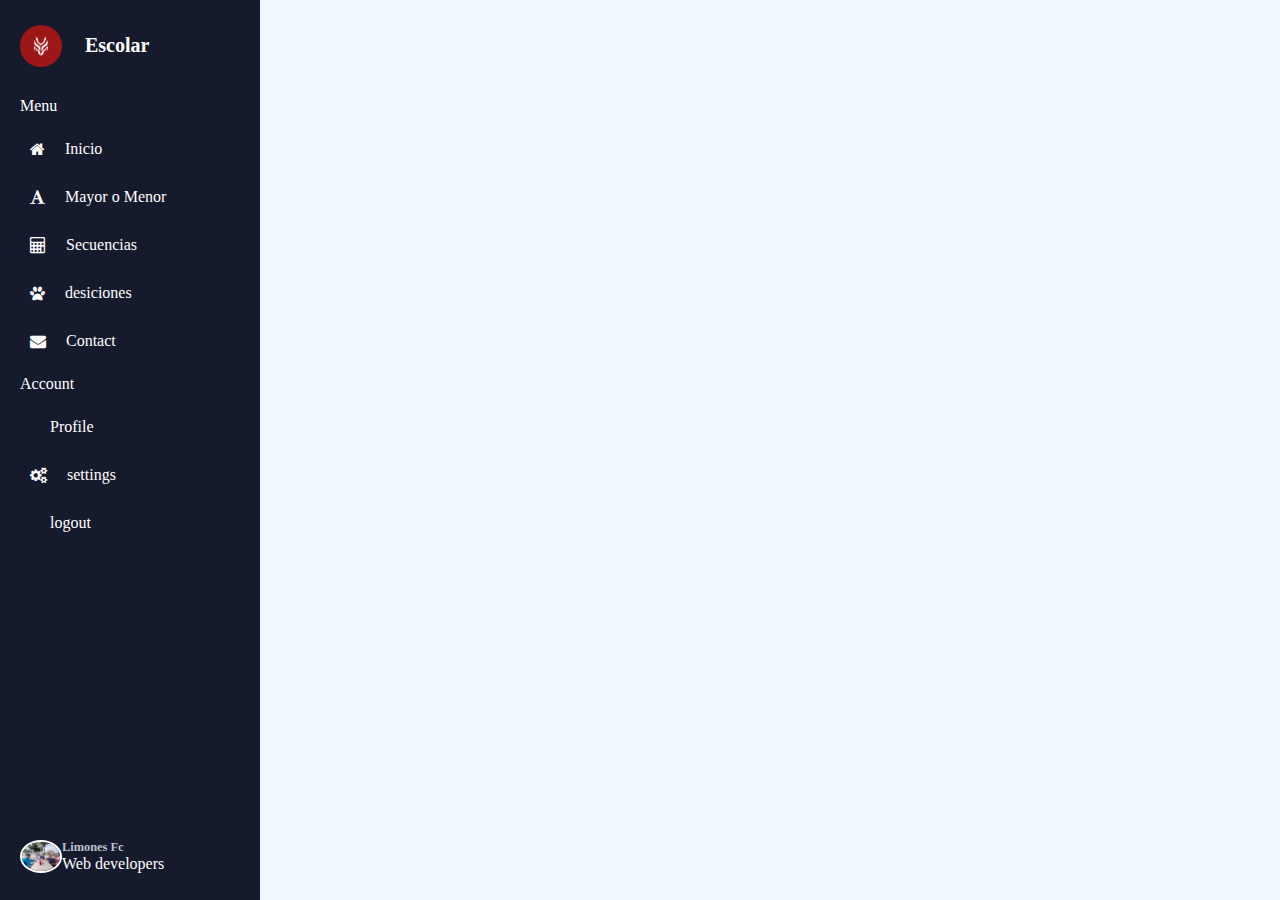
<file: ult/Nueva carpeta (1)/index.html>
<!DOCTYPE html>
<html lang="en">
<head>
    <meta charset="UTF-8">
    <meta name="viewport" content="width=device-width, initial-scale=1.0">
    <title>Educacion inicial</title>
    <link rel="stylesheet" href="./css/style.css">
    <link rel="stylesheet" href="https://cdnjs.cloudflare.com/ajax/libs/font-awesome/4.7.0/css/font-awesome.min.css">
</head>
<body>
    
    <aside class="sidebar">
        <div class="sidebar-header">
          <img src="./img/logo2.png" alt="logo" srcset="">
           <h2>Escolar</h2>
        </div> 
        <ul class="sidebar-links">
             
            <h4>
                <span>Menu</span>
                <div class=""menu-seperator></div>
            </h4>
            <li>
                <a href="inicio.html">
                    <i class="fa fa-home"></i>
                    Inicio
                </a>
            </li>
            <li>
                <a href="mayor.html">
                <i class="fa fa-font"></i>
                Mayor o Menor
            </a>
            </li>
            <li>
                <a href="secuencia.html">
                <i class="fa fa-calculator"></i>
                Secuencias
            </a>
            </li>
            <li>
                <a href="decisiones.html">
                <i class="fa fa-paw"></i>
                desiciones
            </a>
            </li>
            <li>
                <a href="contacto.html">
                <i class="fa fa-envelope"></i>
                Contact
            </a>
            </li>
            <h4> 
                <span>Account</span>
                <div class=""menu-seperator></div>
            </h4>
            <li>
                <a href="login.html">
                    <i class="fa fa-user_md"></i>
                    Profile
                </a>
            </li>
            <li>
                <a href="#">
                    <i class="fa fa-cogs"></i>
                    settings
                </a>
            </li>
            <li>
                <a href="#">
                    <i class="fa fa-sing-out"></i>
                    logout
                </a>
            </li>

        </ul>
        <div class="user-account">
            <div class="user-profile">
                <img src="./img/user.jpeg" alt="Profile" srcset="">
                <div class="user-datails">
                    <h3> Limones Fc</h3>
                    <span>Web developers</span>
                </div>
            </div>
        </div>


    </aside>
</body>
</html>
</file>
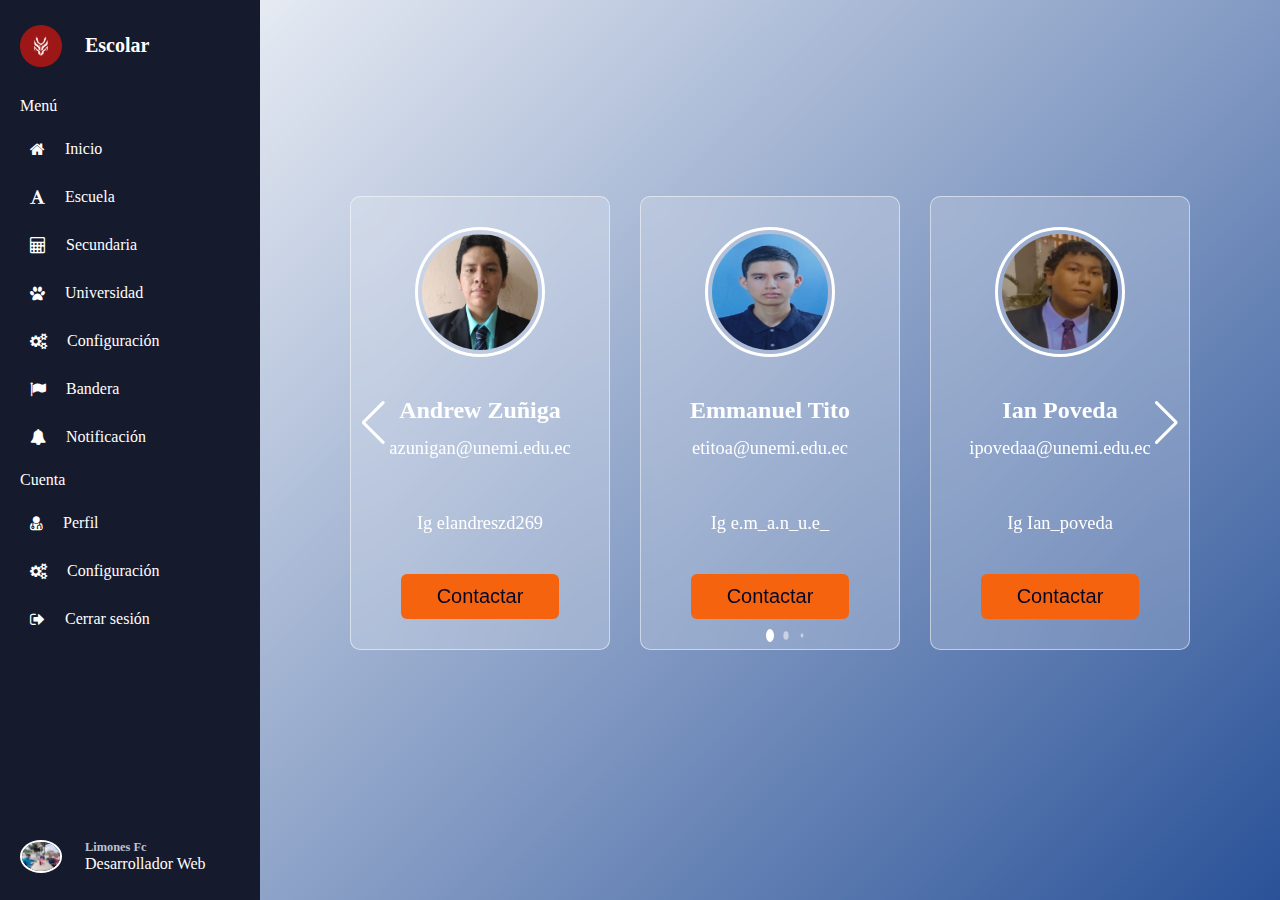
<file: ult/Nueva carpeta (1)/contacto.html>
<!DOCTYPE html>
<html lang="es">
<head>
    <meta charset="UTF-8">
    <meta name="viewport" content="width=device-width, initial-scale=1.0">
    <title>Juego de Decisiones Simples y Card Slide</title>
    <link rel="stylesheet" href="https://cdnjs.cloudflare.com/ajax/libs/font-awesome/4.7.0/css/font-awesome.min.css">
    <link rel="stylesheet" href="https://cdn.jsdelivr.net/npm/swiper@11/swiper-bundle.min.css"/>
    <link rel="stylesheet" href="./css/contacto.css">
</head>
<body>
    <aside class="sidebar">
        <div class="sidebar-header">
            <img src="./img/logo2.png" alt="logo">
            <h2>Escolar</h2>
        </div>
        <ul class="sidebar-links">
            <h4><span>Menú</span><div class="menu-separator"></div></h4>
            <li>
                <a href="inicio.html">
                    <i class="fa fa-home"></i>
                    Inicio
                </a>
            </li>
            <li>
                <a href="index.html">
                    <i class="fa fa-font"></i> 
                    Escuela
                </a>
            </li>
            <li>
                <a href="inedexSecundaria.html">
                    <i class="fa fa-calculator"></i>
                    Secundaria
                </a>
            </li>
            <li>
                <a href="NivelUniversidad.html">
                    <i class="fa fa-paw"></i>
                     Universidad
                    </a>
                </li> 
                <li>
                <a href="#">
                    <i class="fa fa-cogs"></i> 
                    Configuración
                </a>
            </li>
            <li>
                <a href="#">
                    <i class="fa fa-flag"></i> 
                    Bandera
                </a>
            </li>
            <li>
                <a href="#">
                    <i class="fa fa-bell"></i> 
                    Notificación
                </a>
            </li>
            <h4><span>Cuenta</span><div class="menu-separator"></div></h4>
            <li><a href="login.html"><i class="fa fa-user-md"></i> Perfil</a></li>
            <li><a href="#"><i class="fa fa-cogs"></i> Configuración</a></li>
            <li><a href="#"><i class="fa fa-sign-out"></i> Cerrar sesión</a></li>
        </ul>
        <div class="user-account">
            <div class="user-profile">
                <img src="./img/user.jpeg" alt="Perfil">
                <div class="user-details">
                    <h3>Limones Fc</h3>
                    <span>Desarrollador Web</span>
                </div>
            </div>
        </div>
    </aside>

    <main class="main-content">
        <div class="slide-wrapper">
            <div class="swiper slider-wrapper">
                <div class="swiper-wrapper card-list">
                    <div class="swiper-slide card-item">
                        <img src="./img/presi.jpeg" alt="Imagen de Usuario" class="user-image">
                        <h2 class="user-name">Andrew Zuñiga</h2>
                        <p class="user-profession">azunigan@unemi.edu.ec</p>
                        <p class="user-profession">Ig elandreszd269</p>
                        <button class="message-button">Contactar</button>
                    </div>
                    <div class="swiper-slide card-item">
                        <img src="./img/Titoo.jpeg" alt="Imagen de Usuario" class="user-image">
                        <h2 class="user-name">Emmanuel Tito</h2>
                        <p class="user-profession">etitoa@unemi.edu.ec</p>
                        <p class="user-profession">Ig e.m_a.n_u.e_</p>
                        <button class="message-button">Contactar</button>
                    </div>
                    <div class="swiper-slide card-item">
                        <img src="./img/Ian.jpeg" alt="Imagen de Usuario" class="user-image">
                        <h2 class="user-name">Ian Poveda</h2>
                        <p class="user-profession">ipovedaa@unemi.edu.ec</p>
                        <p class="user-profession">Ig Ian_poveda </p>
                        <button class="message-button">Contactar</button>
                    </div>
                    <div class="swiper-slide card-item">
                        <img src="./img/Carlitos.jpeg" alt="Imagen de Usuario" class="user-image">
                        <h2 class="user-name">Victor Castro</h2>
                        <p class="user-profession">vcastroj@unemi.edu.ec  </p>
                        <p class="user-profession">Ig Klk 29</p>
                        <button class="message-button">Contactar</button>
                    </div>
                </div>
                <div class="swiper-pagination"></div>
                <div class="swiper-button-next"></div>
                <div class="swiper-button-prev"></div>
            </div>
        </div>
    </main>

    <script src="https://cdn.jsdelivr.net/npm/swiper@11/swiper-bundle.min.js"></script>
    <script src="./js/contacto.js"></script>
</body>
</html>
</file>
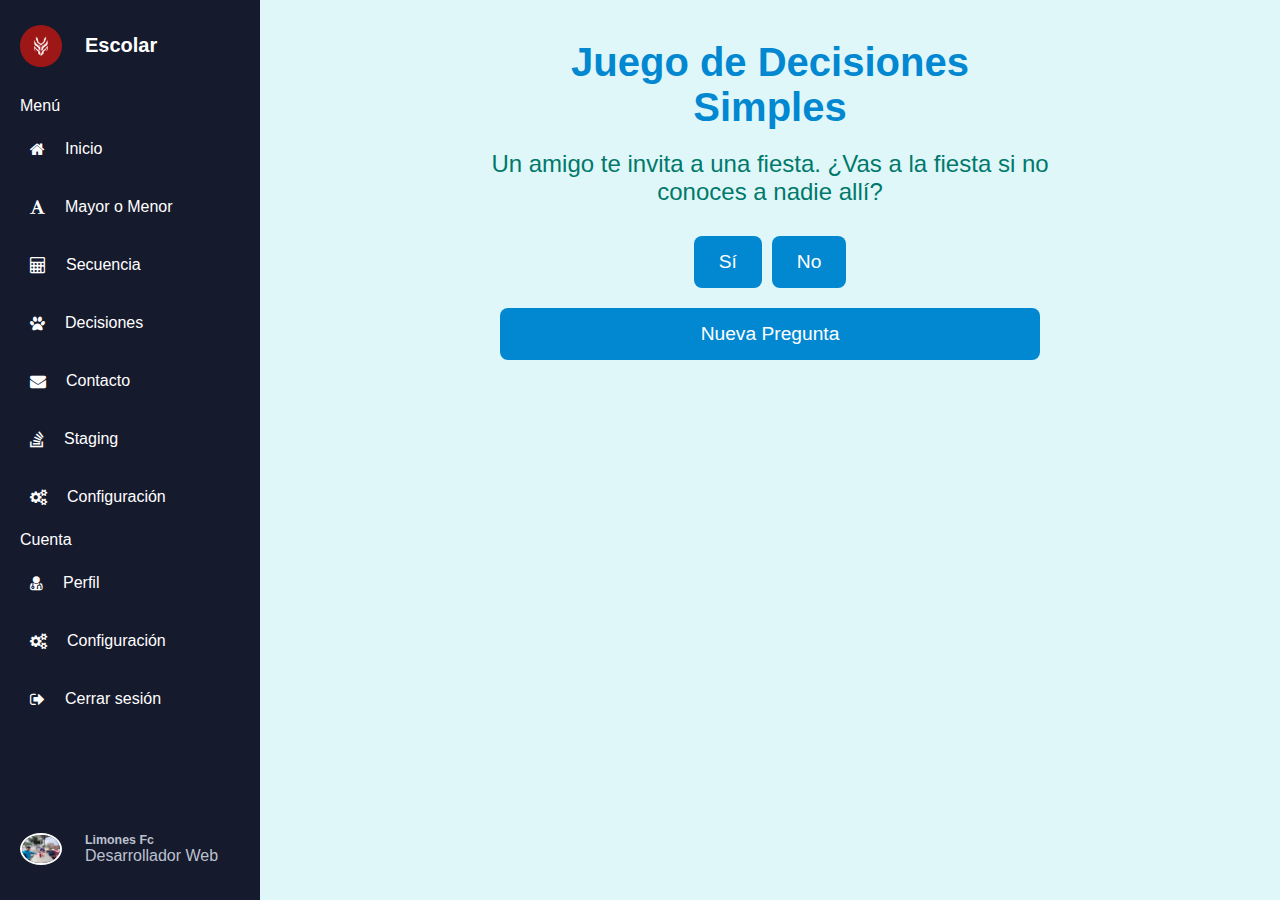
<file: ult/Nueva carpeta (1)/decisiones.html>
<!DOCTYPE html>
<html lang="es">
<head>
    <meta charset="UTF-8">
    <meta name="viewport" content="width=device-width, initial-scale=1.0">
    <title>Juego de Decisiones Simples</title>
    <link rel="stylesheet" href="https://cdnjs.cloudflare.com/ajax/libs/font-awesome/4.7.0/css/font-awesome.min.css">
    <link rel="stylesheet" href="./css/desiciones.css">
</head>
<body>
    <aside class="sidebar">
        <div class="sidebar-header">
            <img src="./img/logo2.png" alt="logo">
            <h2>Escolar</h2>
        </div>
        <ul class="sidebar-links">
            <h4><span>Menú</span><div class="menu-separator"></div></h4>
            <li>
                <a href="inicio.html">
                    <i class="fa fa-home"></i>
                    Inicio
                </a>
            </li>
            <li>
                <a href="mayor.html">
                    <i class="fa fa-font"></i> 
                    Mayor o Menor
                </a>
            </li>
            <li>
                <a href="secuencia.html">
                    <i class="fa fa-calculator"></i>
                     Secuencia
                </a>
            </li>
            <li>
                <a href="decisiones.html">
                    <i class="fa fa-paw"></i> 
                    Decisiones
                </a>
            </li>
            <li>
                <a href="contacto.html">
                    <i class="fa fa-envelope"></i> 
                    Contacto
                </a>
            </li>
            <li>
                <a href="#">
                    <i class="fa fa-stack-overflow"></i> 
                    Staging
                </a>
            </li>
            <li>
                <a href="#">
                    <i class="fa fa-cogs"></i> 
                    Configuración
                </a>
            </li>
            <h4><span>Cuenta</span><div class="menu-separator"></div></h4>
            <li><a href="login.html"><i class="fa fa-user-md"></i> Perfil</a></li>
            <li><a href="#"><i class="fa fa-cogs"></i> Configuración</a></li>
            <li><a href="#"><i class="fa fa-sign-out"></i> Cerrar sesión</a></li>
        </ul>
        <div class="user-account">
            <div class="user-profile">
                <img src="./img/user.jpeg" alt="Perfil">
                <div class="user-details">
                    <h3>Limones Fc</h3>
                    <span>Desarrollador Web</span>
                </div>
            </div>
        </div>
    </aside>
    <main class="main-content">
        <div class="container">
            <h1>Juego de Decisiones Simples</h1>
            <div class="scenario" id="scenario">Encuentras una cartera en la calle. ¿La recoges?</div>
            <div class="options">
                <button onclick="makeDecision(true)">Sí</button>
                <button onclick="makeDecision(false)">No</button>
            </div>
            <div class="result" id="result"></div>
            <div class="explanation" id="explanation"></div>
            <button id="new-scenario" onclick="generateScenario()">Nueva Pregunta</button>
        </div>
    </main>
    <script src="./js/desiciones.js"></script>
</body>
</html>
</file>
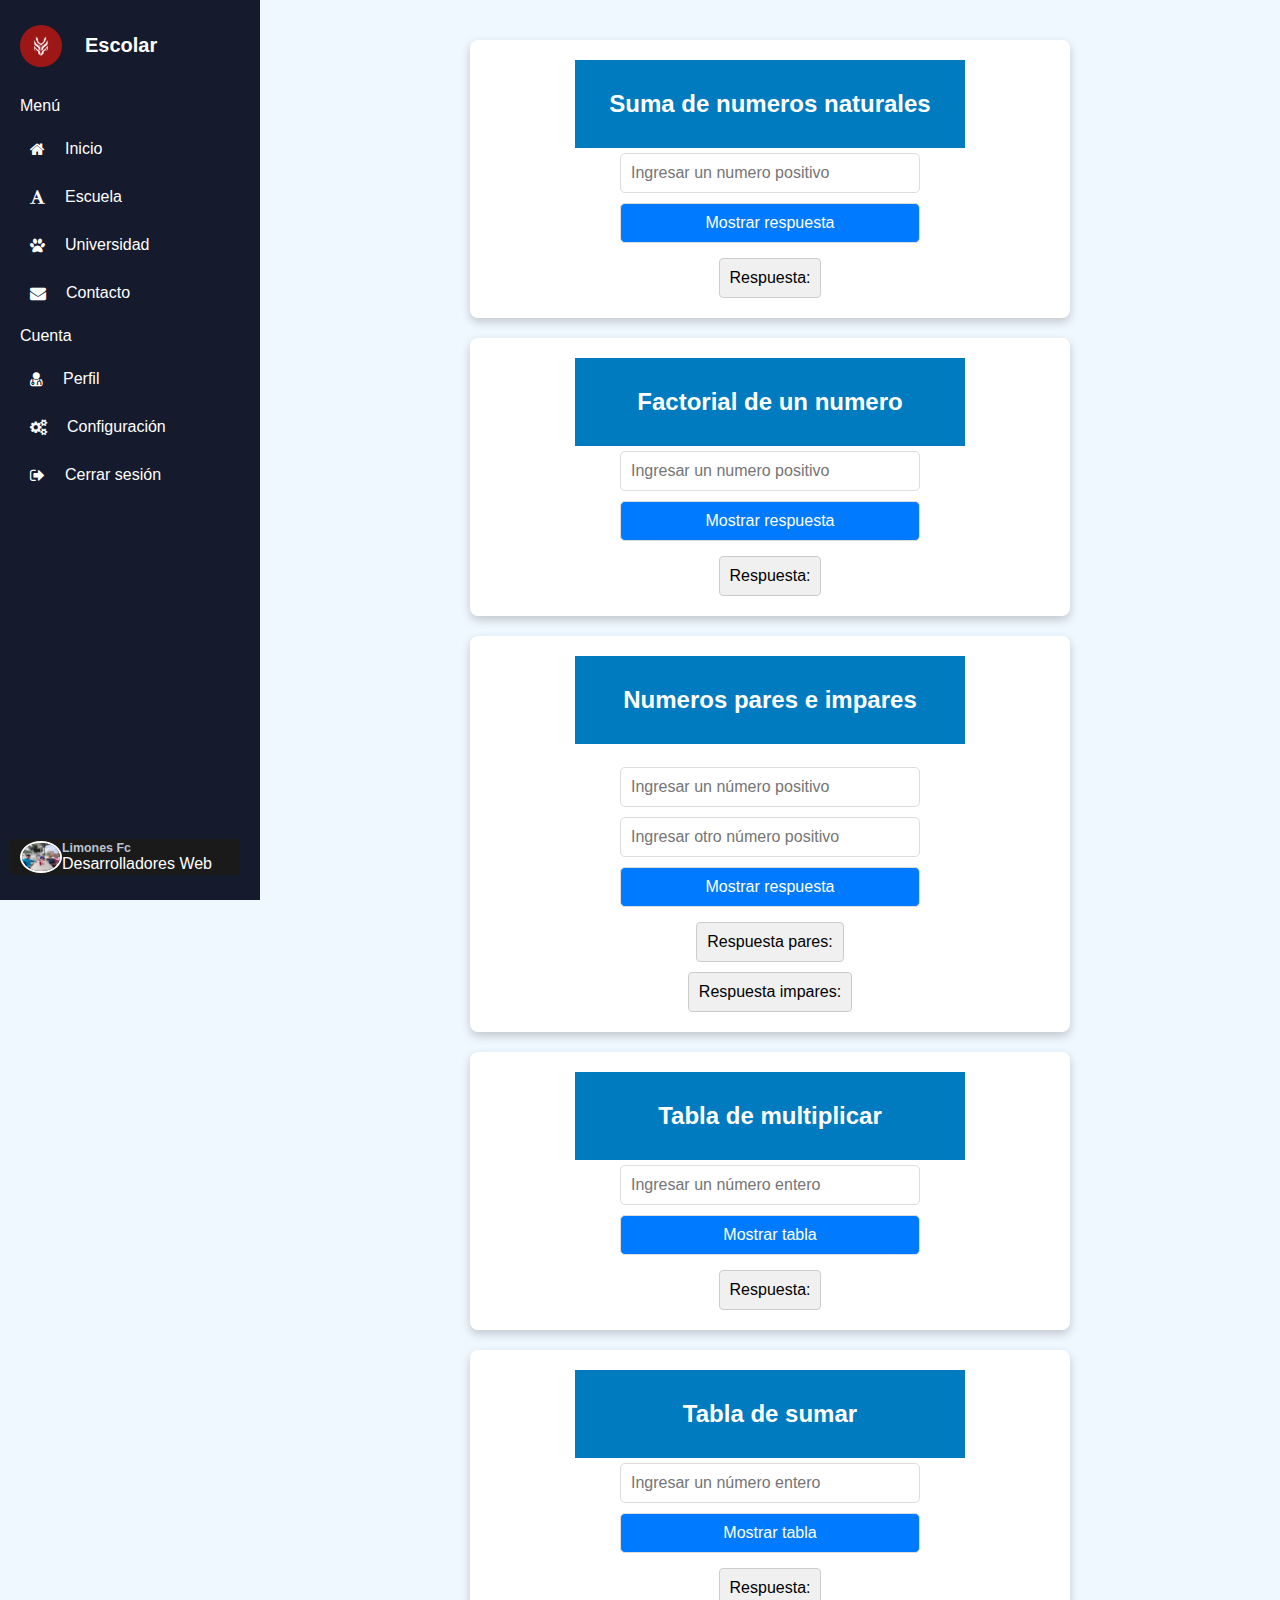
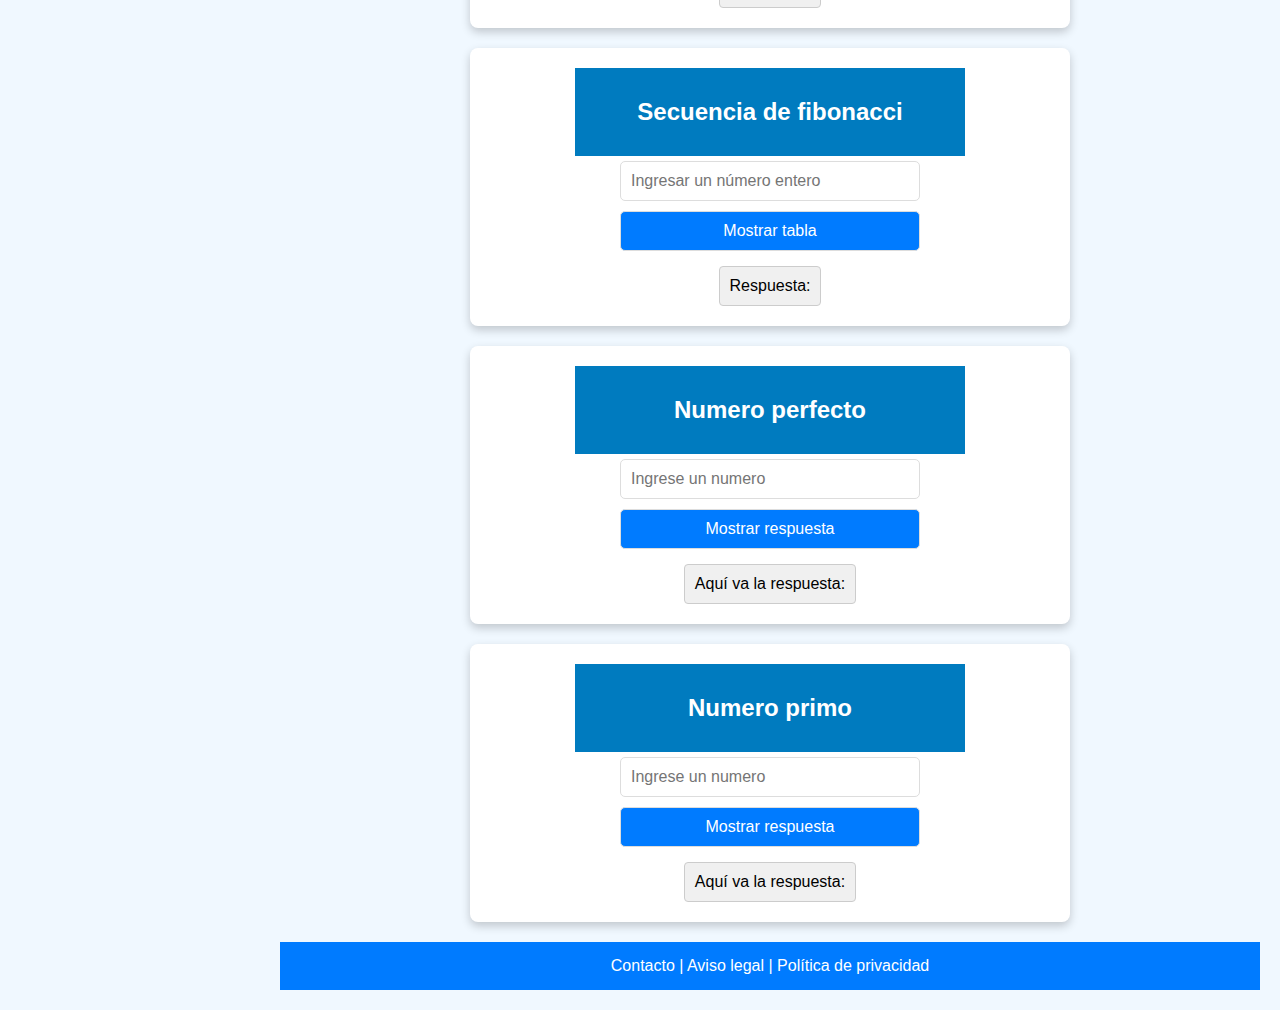
<file: ult/Nueva carpeta (1)/inedexSecundaria.html>
<!DOCTYPE html>
<html lang="en">
<head>
    <meta charset="UTF-8">
    <meta name="viewport" content="width=device-width, initial-scale=1.0">
    <title>Ejercicios Nivel Universidad</title>
    <link rel="stylesheet" href="css/math-game.css">
    <link rel="stylesheet" href="css/stylem.css">
    <link rel="stylesheet" href="https://cdnjs.cloudflare.com/ajax/libs/font-awesome/4.7.0/css/font-awesome.min.css">
</head>
<body>
    <aside class="sidebar">
        <div class="sidebar-header">
            <img src="./img/logo2.png" alt="logo">
            <h2>Escolar</h2>
        </div>
        <ul class="sidebar-links">
            <h4>
                <span>Menú</span>
                <div class="menu-separator"></div>
            </h4>
            <li>
                <a href="inicio.html">
                    <i class="fa fa-home"></i>
                    Inicio
                </a>
            </li>
            <li>
                <a href="index.html">
                    <i class="fa fa-font"></i> 
                    Escuela
                </a>
            </li>
            <li>
                <a href="NivelUniversidad.html">
                    <i class="fa fa-paw"></i>
                     Universidad
                    </a>
                </li> 
            <li>
                <a href="contacto.html">
                    <i class="fa fa-envelope"></i>
                    Contacto
                </a>
            </li>
            <h4> 
                <span>Cuenta</span>
                <div class="menu-separator"></div>
            </h4>
            <li>
                <a href="login.html">
                    <i class="fa fa-user-md"></i>
                    Perfil
                </a>
            </li>
            <li>
                <a href="#">
                    <i class="fa fa-cogs"></i>
                    Configuración
                </a>
            </li>
            <li>
                <a href="#">
                    <i class="fa fa-sign-out"></i>
                    Cerrar sesión
                </a>
            </li>
        </ul>
        <div class="user-account">
            <div class="user-profile">
                <img src="./img/user.jpeg" alt="Profile">
                <div class="user-details">
                    <h3>Limones Fc</h3>
                    <span>Desarrolladores Web</span>
                </div>
            </div>
        </div>
    </aside>

    <!-- Main Content -->
    <main>
        <section id="matematicas">
            <h2>Suma de numeros naturales</h2>
            <div class="tabla-suma">
            <label for="suma_numero_natural"></label>
            <input type="number" id="suma" placeholder="Ingresar un numero positivo">
            <button onclick="suma_numeros_naturales()">Mostrar respuesta</button>
            <div id="resp1" class="response">Respuesta:</div>
            <p id="explicacion1"></p>
            </div>
        </section>
        <section id="matematicas">
            <h2>Factorial de un numero</h2>
            <div class="tabla-suma">
            <label for="suma_numero_natural"></label>
            <input type="number" id="factorial" placeholder="Ingresar un numero positivo">
            <button onclick="factorial_numero()">Mostrar respuesta</button>
            <div id="resp2" class="response">Respuesta:</div>
            <p id="explicacion2"></p>
            </div>
        </section>
        <section id="matematicas">
            <h2>Numeros pares e impares</h2>
            <div class="tabla-suma">
                <label for="suma_numero_natural"></label><br>
                <input type="number" id="numero1" placeholder="Ingresar un número positivo">
                <input type="number" id="numero2" placeholder="Ingresar otro número positivo">
                <button onclick="pares_impares()">Mostrar respuesta</button>
                <div id="resp03" class="response">Respuesta pares:</div>
                <div id="resp3" class="response">Respuesta impares:</div>
                <p id="explicacion3"></p>
            </div>
        </section>
        <section id="matematicas">
            <h2>Tabla de multiplicar</h2>
            <div class="tabla-suma">
                <label for="tabla_numero"></label>
                <input type="number" id="tabla_numero" placeholder="Ingresar un número entero">
                <button onclick="generarTablaMultiplicar()">Mostrar tabla</button>
                <div id="resultado_tabla" class="response">Respuesta:</div>
                <p id="explicacion4"></p>
            </div>
        </section>
        <section id="matematicas">
            <h2>Tabla de sumar</h2>
            <div class="tabla-suma">
                <label for="tabla_numero"></label>
                <input type="number" id="numero_entero" placeholder="Ingresar un número entero">
                <button onclick="generar_tablaSuma()">Mostrar tabla</button>
                <div id="resp5" class="response">Respuesta:</div>
                <p id="explicacion5"></p>
            </div>
        </section>
        <section id="matematicas">
            <h2>Secuencia de fibonacci</h2>
            <div class="tabla-suma">
                <label for="tabla_numero"></label>
                <input type="number" id="cantidad" placeholder="Ingresar un número entero">
                <button onclick="generar_fibonacci()">Mostrar tabla</button>
                <div id="resp6" class="response">Respuesta:</div>
                <p id="explicacion6"></p>
            </div>
        </section>
        <section id="matematicas">
            <h2>Numero perfecto</h2>
            <div class="tabla-suma">
                <label for="tabla_numero"></label>
                <input type="number" id="numer" placeholder="Ingrese un numero">
                <button onclick="numero_perfecto()">Mostrar respuesta</button>
                <div id="resp7" class="response">Aquí va la respuesta:</div>
                <p id="explicacion7"></p>
            </div>
        </section>
        <section id="matematicas">
            <h2>Numero primo</h2>
            <div class="tabla-suma">
                <label for="tabla_numero"></label>
                <input type="number" id="num" placeholder="Ingrese un numero">
                <button onclick="NumeroPrimo()">Mostrar respuesta</button>
                <div id="resp8" class="response">Aquí va la respuesta:</div>
                <p id="explicacion8"></p>
            </div>
        </section>
        <footer>
            <p>Contacto | Aviso legal | Política de privacidad</p>
        </footer>
    </main>
    <script src="js/mainSecunda.js"></script>
</body>
</html>
</file>
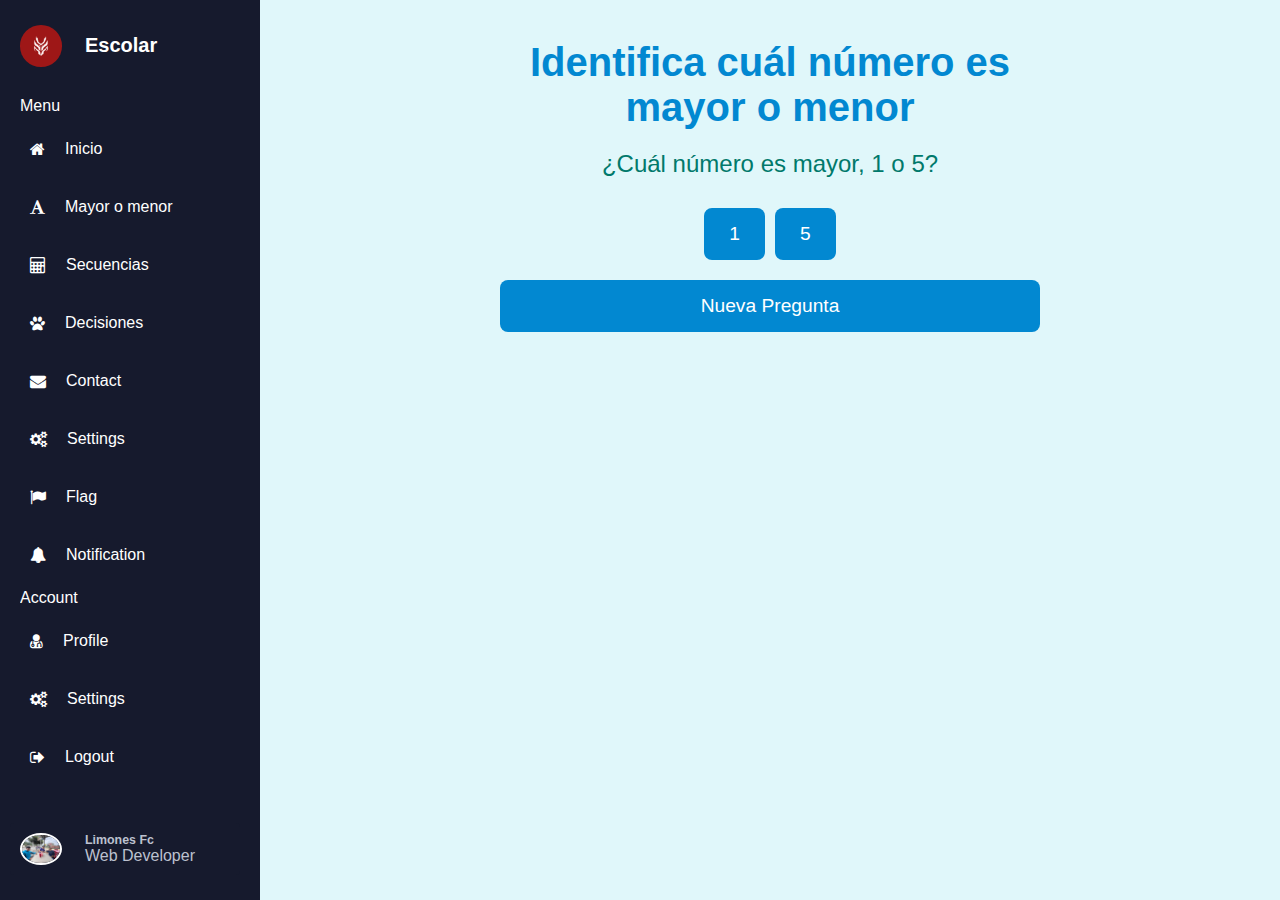
<file: ult/Nueva carpeta (1)/mayor.html>
<!DOCTYPE html>
<html lang="en">
<head>
    <meta charset="UTF-8">
    <meta name="viewport" content="width=device-width, initial-scale=1.0">
    <title>Identify Greater or Lesser</title>
    <link rel="stylesheet" href="https://cdnjs.cloudflare.com/ajax/libs/font-awesome/4.7.0/css/font-awesome.min.css">
    <link rel="stylesheet" href="./css/mayor.css">
</head>
<body>
    <aside class="sidebar">
        <div class="sidebar-header">
            <img src="./img/logo2.png" alt="logo">
            <h2>Escolar</h2>
        </div>
        <ul class="sidebar-links">
            <h4><span>Menu</span><div class="menu-separator"></div></h4>
            <li>
                <a href="inicio.html">
                    <i class="fa fa-home"></i> 
                    Inicio
                </a>
            </li>
            <li>
                <a href="mayor.html">
                    <i class="fa fa-font"></i> 
                    Mayor o menor
                </a>
            </li>
            <li>
                <a href="secuencia.html">
                    <i class="fa fa-calculator"></i>
                     Secuencias
                </a>
            </li>
            <li>
                <a href="decisiones.html">
                    <i class="fa fa-paw"></i>
                     Decisiones
                </a>
            </li>
            <li>
                <a href="contacto.html">
                    <i class="fa fa-envelope"></i> 
                    Contact
                </a>
            </li>
            <li>
                <a href="#">
                    <i class="fa fa-cogs"></i> 
                    Settings
                </a>
            </li>
            <li>
                <a href="#">
                    <i class="fa fa-flag"></i> 
                    Flag
                </a>
            </li>
            <li>
                <a href="#">
                    <i class="fa fa-bell"></i> 
                    Notification
                </a>
            </li>
            <h4><span>Account</span><div class="menu-separator"></div></h4>
            <li><a href="login.html"><i class="fa fa-user-md"></i> Profile</a></li>
            <li><a href="#"><i class="fa fa-cogs"></i> Settings</a></li>
            <li><a href="#"><i class="fa fa-sign-out"></i> Logout</a></li>
        </ul>
        <div class="user-account">
            <div class="user-profile">
                <img src="./img/user.jpeg" alt="Profile">
                <div class="user-details">
                    <h3>Limones Fc</h3>
                    <span>Web Developer</span>
                </div>
            </div>
        </div>
    </aside>
    <main class="main-content">
        <div class="container">
            <h1>Identifica cuál número es mayor o menor</h1>
            <div class="question" id="question">¿Cuál número es mayor, 8 o 5?</div>
            <div class="options">
                <button onclick="checkAnswer(true)">8</button>
                <button onclick="checkAnswer(false)">5</button>
            </div>
            <button id="new-question" onclick="generateExample()">Nueva Pregunta</button>
            <div class="result" id="result"></div>
            <div class="explanation" id="explanation" style="display: none;">
             
            </div>
        </div>
    </main>
    <script src="./js/mayor.js"></script>
</body>
</html>
</file>
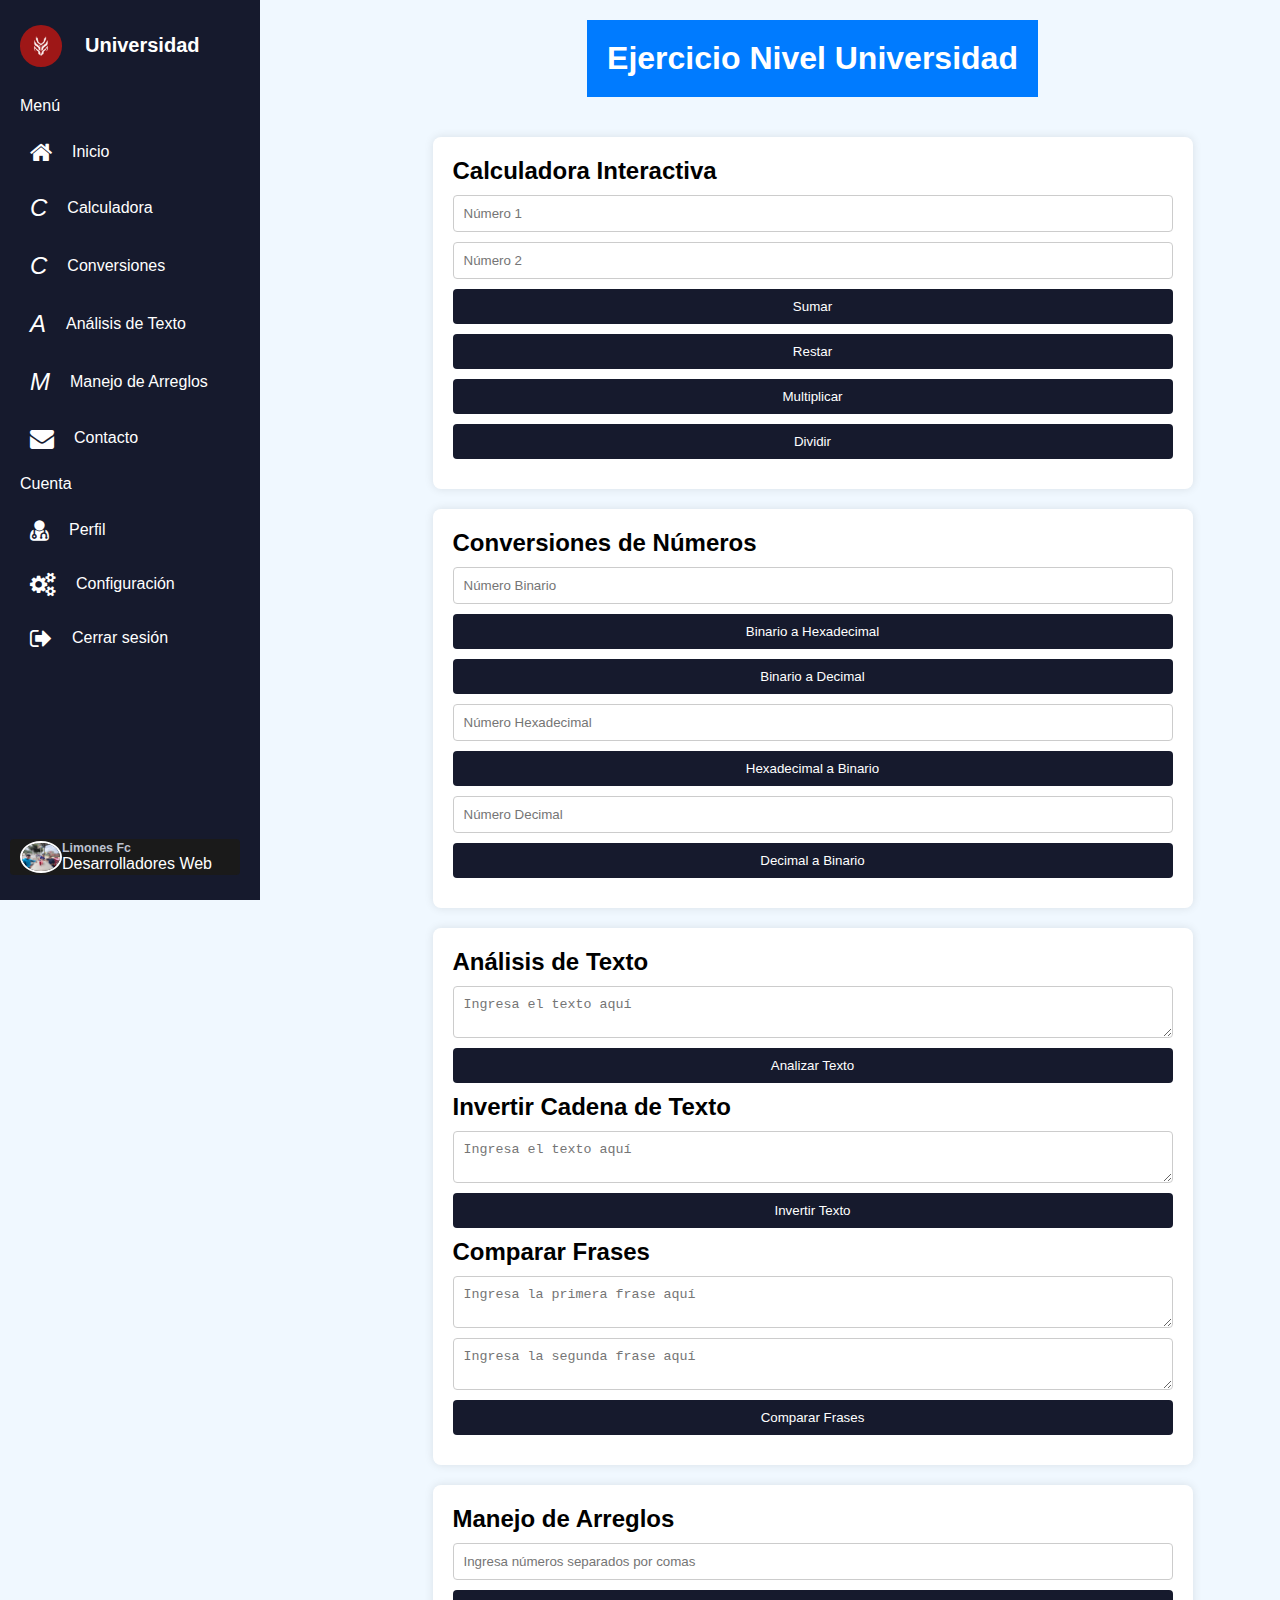
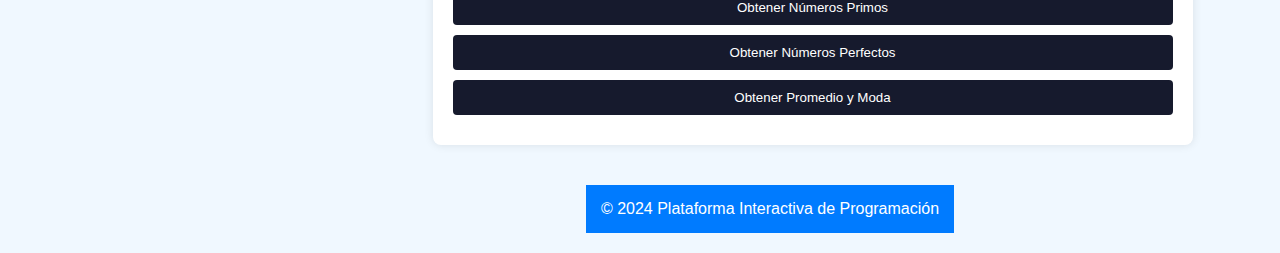
<file: ult/Nueva carpeta (1)/NivelUniversidad.html>
<!DOCTYPE html>
<html lang="en">
<head>
    <meta charset="UTF-8">
    <meta name="viewport" content="width=device-width, initial-scale=1.0">
    <title>Ejercicios Nivel Universidad</title>
    <link rel="stylesheet" href="css/styles.css">
    <link rel="stylesheet" href="css/math-game.css">
    <link rel="stylesheet" href="css/stylem.css">
    <link rel="stylesheet" href="https://cdnjs.cloudflare.com/ajax/libs/font-awesome/4.7.0/css/font-awesome.min.css">
</head>
<body>
        <aside class="sidebar">
            <div class="sidebar-header">
                <img src="./img/logo2.png" alt="logo">
                <h2>Universidad</h2>
            </div>
            <ul class="sidebar-links">
                <h4>
                    <span>Menú</span>
                    <div class="menu-separator"></div>
                </h4>
                <li>
                    <a href="inicio.html">
                        <i class="fa fa-home"></i>
                        Inicio
                    </a>
                </li>
                <li><a href="#calculadora"><i class="icon">C</i> <span>Calculadora</span></a></li>
                <li><a href="#conversiones"><i class="icon">C</i> <span>Conversiones</span></a></li>
                <li><a href="#analisis-texto"><i class="icon">A</i> <span>Análisis de Texto</span></a></li>
                <li><a href="#manejo-arreglos"><i class="icon">M</i> <span>Manejo de Arreglos</span></a></li>
                <li>
                    <a href="contacto.html">
                        <i class="fa fa-envelope"></i>
                        Contacto
                    </a>
                </li>
                <h4> 
                    <span>Cuenta</span>
                    <div class="menu-separator"></div>
                </h4>
                <li>
                    <a href="login.html">
                        <i class="fa fa-user-md"></i>
                        Perfil
                    </a>
                </li>
                <li>
                    <a href="#">
                        <i class="fa fa-cogs"></i>
                        Configuración
                    </a>
                </li>
                <li>
                    <a href="#">
                        <i class="fa fa-sign-out"></i>
                        Cerrar sesión
                    </a>
                </li>
            </ul>
            <div class="user-account">
                <div class="user-profile">
                    <img src="./img/user.jpeg" alt="Profile">
                    <div class="user-details">
                        <h3>Limones Fc</h3>
                        <span>Desarrolladores Web</span>
                    </div>
                </div>
            </div>
        </aside>
    <div class="content">
        <header>
            <h1>Ejercicio Nivel Universidad</h1>
        </header>

        <main>
            <section id="calculadora">
                <h2>Calculadora Interactiva</h2>
                <input type="number" id="num1" placeholder="Número 1">
                <input type="number" id="num2" placeholder="Número 2">
                <button onclick="calculate('add')">Sumar</button>
                <button onclick="calculate('subtract')">Restar</button>
                <button onclick="calculate('multiply')">Multiplicar</button>
                <button onclick="calculate('divide')">Dividir</button>
                <p id="calc-result"></p>
            </section>

            <section id="conversiones">
                <h2>Conversiones de Números</h2>
                <input type="text" id="binary" placeholder="Número Binario">
                <button onclick="convert('binaryToHex')">Binario a Hexadecimal</button>
                <button onclick="convert('binaryToDecimal')">Binario a Decimal</button>
                <input type="text" id="hexadecimal" placeholder="Número Hexadecimal">
                <button onclick="convert('hexToBinary')">Hexadecimal a Binario</button>
                <input type="text" id="decimal" placeholder="Número Decimal">
                <button onclick="convert('decimalToBinary')">Decimal a Binario</button>
                <p id="conv-result"></p>
                <p id="conv-explanation"></p>
                <p id="conv-process"></p>
                <img id="conversion-table" style="display:none;" alt="Tabla de Conversión">
            </section>

            <section id="analisis-texto">
                <h2>Análisis de Texto</h2>
                <textarea id="text" placeholder="Ingresa el texto aquí"></textarea>
                <button onclick="analyzeText()">Analizar Texto</button>
                <p id="text-result"></p>
                
                <h2>Invertir Cadena de Texto</h2>
                <textarea id="invert-text" placeholder="Ingresa el texto aquí"></textarea>
                <button onclick="invertText()">Invertir Texto</button>
                <p id="invert-result"></p>
                
                <h2>Comparar Frases</h2>
                <textarea id="phrase1" placeholder="Ingresa la primera frase aquí"></textarea>
                <textarea id="phrase2" placeholder="Ingresa la segunda frase aquí"></textarea>
                <button onclick="comparePhrases()">Comparar Frases</button>
                <p id="compare-result"></p>
            </section>

            <section id="manejo-arreglos">
                <h2>Manejo de Arreglos</h2>
                <input type="text" id="array-input" placeholder="Ingresa números separados por comas">
                <button onclick="analyzeArray('primes')">Obtener Números Primos</button>
                <button onclick="analyzeArray('perfects')">Obtener Números Perfectos</button>
                <button onclick="analyzeArray('stats')">Obtener Promedio y Moda</button>
                <p id="array-result"></p>
                <p id="array-explanation"></p>
                <p id="array-process"></p>
            </section>
        </main>

        <footer>
            <p>&copy; 2024 Plataforma Interactiva de Programación</p>
        </footer>
    </div>

    <script src="js/script.js"></script>
</body>
</html>
</file>
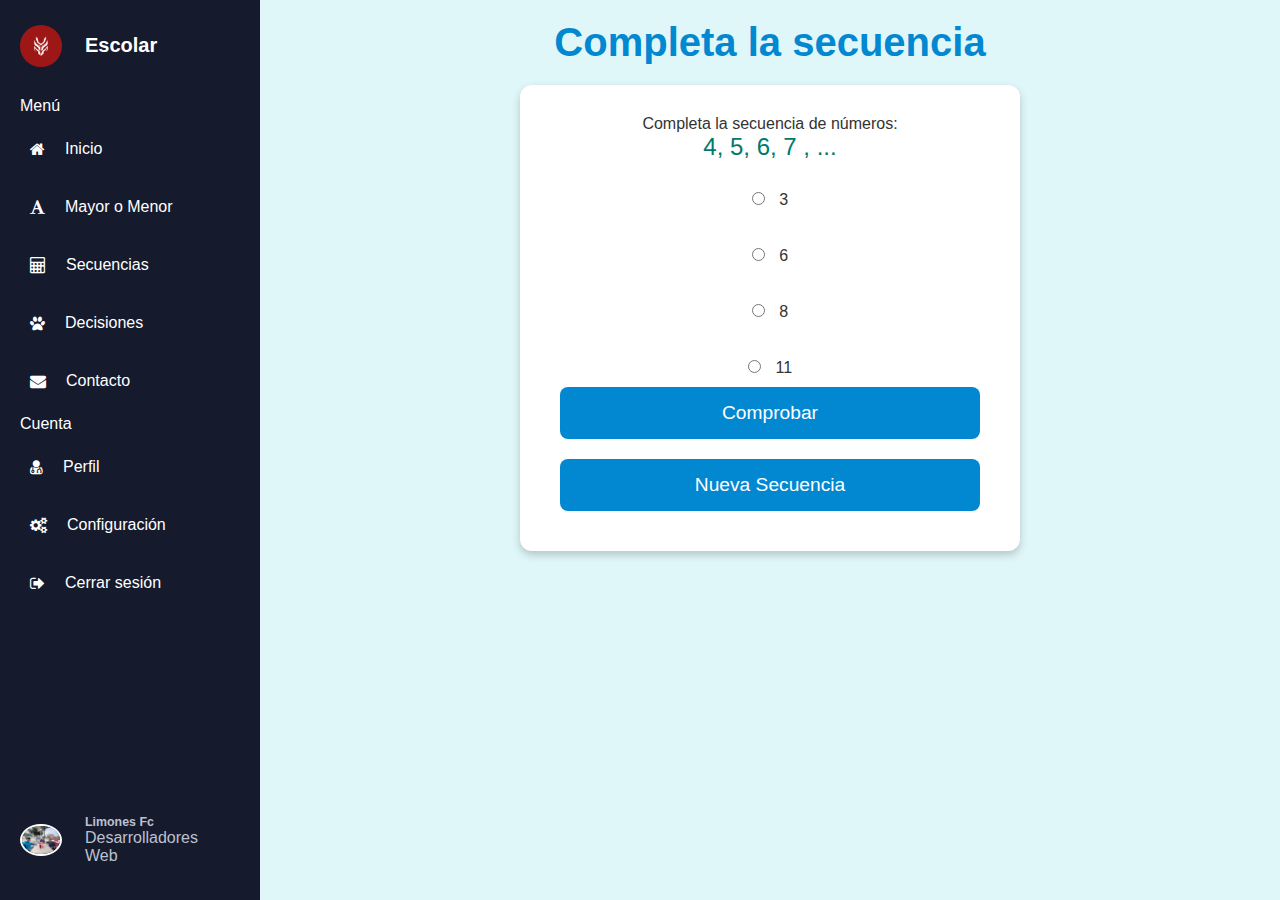
<file: ult/Nueva carpeta (1)/secuencia.html>
<!DOCTYPE html>
<html lang="en">
<head>
    <meta charset="UTF-8">
    <meta name="viewport" content="width=device-width, initial-scale=1.0">
    <title>Educación Inicial</title>
    <link rel="stylesheet" href="./css/secuencia.css">
    <link rel="stylesheet" href="https://cdnjs.cloudflare.com/ajax/libs/font-awesome/4.7.0/css/font-awesome.min.css">
</head>
<body>
    <aside class="sidebar">
        <div class="sidebar-header">
            <img src="./img/logo2.png" alt="logo">
            <h2>Escolar</h2>
        </div>
        <ul class="sidebar-links">
            <h4>
                <span>Menú</span>
                <div class="menu-separator"></div>
            </h4>
            <li>
                <a href="inicio.html">
                    <i class="fa fa-home"></i>
                    Inicio
                </a>
            </li>
            <li>
                <a href="mayor.html">
                    <i class="fa fa-font"></i>
                    Mayor o Menor
                </a>
            </li>
            <li>
                <a href="secuencia.html">
                    <i class="fa fa-calculator"></i>
                    Secuencias
                </a>
            </li>
            <li>
                <a href="decisiones.html">
                    <i class="fa fa-paw"></i>
                    Decisiones
                </a>
            </li>
            <li>
                <a href="contacto.html">
                    <i class="fa fa-envelope"></i>
                    Contacto
                </a>
            </li>
            <h4> 
                <span>Cuenta</span>
                <div class="menu-separator"></div>
            </h4>
            <li>
                <a href="login.html">
                    <i class="fa fa-user-md"></i>
                    Perfil
                </a>
            </li>
            <li>
                <a href="#">
                    <i class="fa fa-cogs"></i>
                    Configuración
                </a>
            </li>
            <li>
                <a href="#">
                    <i class="fa fa-sign-out"></i>
                    Cerrar sesión
                </a>
            </li>
        </ul>
        <div class="user-account">
            <div class="user-profile">
                <img src="./img/user.jpeg" alt="Profile">
                <div class="user-details">
                    <h3>Limones Fc</h3>
                    <span>Desarrolladores Web</span>
                </div>
            </div>
        </div>
    </aside>

    <!-- Main Content -->
    <main>
        <h1>Completa la secuencia</h1>
        <div class="sequence-game">
            <p>Completa la secuencia de números:</p>
            <div id="sequence-container">
                <!-- Secuencia generada aquí -->
            </div>
            <form id="sequence-form">
                <!-- Opciones generadas aquí -->
            </form>
            <button id="sequence-submit" type="submit">Comprobar</button>
            <div id="result"></div>
            <div id="explanation"></div>
            <button id="new-sequence">Nueva Secuencia</button>
        </div>
    </main>

    <script src="./js/secuencia.js"></script>
</body>
</html>
</file>
<file: ult/Nueva carpeta (1)/css/style.css>
* {
    padding: 0;
    margin: 0;
    box-sizing: border-box;
}

body {
    min-height: 100vh;
    background-color: aliceblue;
    display: flex;
}

.sidebar {
    position: fixed;
    top: 0;
    left: 0;
    width: 85px;
    height: 100%;
    display: flex;
    background: #161a2d;
    flex-direction: column;
    overflow-x: hidden;
    padding: 25px 20px;
    transition: all 0.4s ease;
}

.sidebar:hover {
    width: 260px;
}

.sidebar .sidebar-header img {
    border-radius: 50%;
    width: 42px;
}

.sidebar .sidebar-header {
    align-items: center;
    display: flex;
}

.sidebar .sidebar-header h2 {
    color: #fff;
    font-weight: 600;
    font-size: 1.25rem;
    margin-left: 23px;
    white-space: nowrap;
}

.sidebar-links h4 {
    color: #fff;
    white-space: nowrap;
    font-weight: 500;
    position: relative;
    margin: 10px 0;
}

.sidebar-links h4 span {
    opacity: 0;
}

.sidebar:hover .sidebar-links h4 span {
    opacity: 1;
}

.sidebar-links .menu-separator {
    position: absolute;
    top: 50%;
    width: 100%;
    left: 0;
    height: 1px;
    transform: translateY(-50%);
    transform: scaleX(1);
    transition: 0.2s;
    transform-origin: right;
}

.sidebar:hover .sidebar-links .menu-separator {
    transform: scaleX(0);
    transition-delay: 0s;
}

.sidebar-links {
    list-style: none;
    height: 80%;
    margin-top: 20px;
    scrollbar-width: none;
    overflow-y: auto;
}

.sidebar-links ::-webkit-scrollbar {
    display: none;
}

.sidebar-links li a {
    display: flex;
    align-items: center;
    color: #fff;
    gap: 0 20px;
    white-space: nowrap;
    padding: 15px 10px;
    font-weight: 500;
    text-decoration: none;
    transition: 0.2s ease;
}

.sidebar-links li a:hover {
    color: #161a2d;
    border-radius: 4px;
    background: #fff;
}

.user-account {
    padding: 2px 10px;
    margin-top: auto;
    margin-left: -10px;
}

.user-profile {
    align-items: center;
    display: flex;
    color: #fff;
}

.user-profile img {
    border: 2px solid #fff;
    width: 42px;
    border-radius: 50%;
}

.user-profile h3 {
    font-weight: 600;
    font-size: 0.775rem;
    color: #bcc1cf;
}

.user-detail {
    margin-left: 23px;
    white-space: nowrap;
}

.sidebar:hover .user-account {
    background: #161a2d;
    border-radius: 4px;
}


.content {
    margin-left: 85px;
    padding: 20px;
    transition: margin-left 0.4s ease;
    width: calc(100% - 85px);
}

.sidebar:hover ~ .content {
    margin-left: 260px;
    width: calc(100% - 260px);
}

.content header {
    margin-bottom: 20px;
}

.content h1 {
    font-size: 2rem;
    color: #333;
}

section {
    margin-bottom: 20px;
}

section h2 {
    font-size: 1.5rem;
    color: #444;
    margin-bottom: 10px;
}

section p, section ul {
    font-size: 1rem;
    color: #555;
    line-height: 1.5;
}

section ul {
    list-style-type: disc;
    padding-left: 20px;
}

section ul li {
    margin-bottom: 5px;
}

footer {
    text-align: center;
    margin-top: 20px;
    font-size: 0.875rem;
    color: #666;
    border-top: 1px solid #ddd;
    padding-top: 10px;
}
</file>
<file: ult/Nueva carpeta (1)/css/contacto.css>
* {
    margin: 0;
    padding: 0;
    box-sizing: border-box;
}

body {
    display: flex;
    align-items: center;
    justify-content: center;
    min-height: 100vh;
    background: linear-gradient(135deg, #fff, #2a5298);
}

.sidebar {
    position: fixed;
    top: 0;
    left: 0;
    width: 85px;
    height: 100%;
    display: flex;
    background: #161a2d;
    flex-direction: column;
    overflow-x: hidden;
    padding: 25px 20px;
    transition: all 0.4s ease;
}

.sidebar:hover {
    width: 260px;
}

.sidebar .sidebar-header img {
    border-radius: 50%;
    width: 42px;
}

.sidebar .sidebar-header {
    align-items: center;
    display: flex;
}

.sidebar .sidebar-header h2 {
    color: #fff;
    font-weight: 600;
    font-size: 1.25rem;
    margin-left: 23px;
    white-space: nowrap;
}

.sidebar-links h4 {
    color: #fff;
    white-space: nowrap;
    font-weight: 500;
    position: relative;
    margin: 10px 0;
}

.sidebar-links h4 span {
    opacity: 0;
}

.sidebar:hover .sidebar-links h4 span {
    opacity: 1;
}

.sidebar-links .menu-separator {
    position: absolute;
    top: 50%;
    width: 100%;
    left: 0;
    height: 1px;
    transform: translateY(-50%);
    transform: scaleX(1);
    transition: 0.2s;
    transform-origin: right;
}

.sidebar-links {
    list-style: none;
    height: 80%;
    margin-top: 20px;
    scrollbar-width: none;
    overflow-y: auto;
}

.sidebar-links::-webkit-scrollbar {
    display: none;
}

.sidebar-links li a {
    display: flex;
    align-items: center;
    color: #fff;
    gap: 0 20px;
    white-space: nowrap;
    padding: 15px 10px;
    font-weight: 500;
    text-decoration: none;
    transition: 0.2s ease;
}

.sidebar-links li a:hover {
    color: #161a2d;
    border-radius: 4px;
    background: #fff;
}

.user-account {
    padding: 2px 10px;
    margin-top: auto;
    margin-left: -10px;
}

.user-profile {
    align-items: center;
    display: flex;
    color: #fff;
}

.user-profile img {
    border: 2px solid #fff;
    width: 42px;
    border-radius: 50%;
}

.user-profile h3 {
    font-weight: 600;
    font-size: 0.775rem;
    color: #bcc1cf;
}

.user-details {
    margin-left: 23px;
    white-space: nowrap;
}

.main-content {
    margin-left: 85px;
    padding: 20px;
    display: flex;
    justify-content: center;
    align-items: center;
    width: calc(100% - 85px);
    height: 100vh;
    transition: margin-left 0.4s ease;
}

.sidebar:hover ~ .main-content {
    margin-left: 260px;
    width: calc(100% - 260px);
}

.slide-wrapper {
    overflow: hidden;
    max-width: 1200px; 
    margin: 0 70px 55px;
}

.card-list .card-item {
    height: auto;
    color: #fff;
    user-select: none;
    padding: 30px;
    display: flex;
    flex-direction: column;
    align-items: center; 
    justify-content: center;
    border-radius: 10px;
    backdrop-filter: blur(30px);
    background: rgba(255, 255, 255, 0.2);
    border: 1px solid rgba(255, 255, 255, 0.5);
}

.card-list .card-item .user-image {
    width: 130px;
    height: 130px;
    border-radius: 50%;
    margin-bottom: 40px;
    border: 3px solid #fff;
    padding: 4px;
}

.card-list .card-item .user-profession {
    font-size: 1.15rem;
    color: white;
    font-weight: 500;
    margin: 14px 0 40px;
}

.card-list .card-item .message-button {
    font-size: 1.25rem;
    padding: 10px 35px;
    color: #030728;
    border-radius: 6px;
    font-weight: 500;
    cursor: pointer;
    background: #f6630e;
    border: 1px solid transparent;
    transition: 0.2s ease;
}

.card-list .card-item .message-button:hover {
    background: rgba(240, 240, 240, 0.1);
    border: 1px solid #bf7d7d;
    color: #fff;
}

.swiper-pagination-bullet {
    background: #fff;
    height: 13px;
    opacity: 0.5;
}

.swiper-pagination-bullet-active {
    opacity: 1;
}

.swiper-button-next,
.swiper-button-prev {
    color: #fff;
}

@media (max-width: 768px) {
    .slide-wrapper {
        margin: 0 10px 40px;
    }

    .swiper-slide-button {
        display: none;
    }
}
</file>
<file: ult/Nueva carpeta (1)/css/desiciones.css>
* {
    padding: 0;
    margin: 0;
    box-sizing: border-box;
}

body {
    min-height: 100vh;
    background-color: #e0f7fa;
    font-family: 'Arial', sans-serif;
    color: #333;
}


.sidebar {
    position: fixed;
    top: 0;
    left: 0;
    width: 85px;
    height: 100%;
    background: #161a2d;
    display: flex;
    flex-direction: column;
    overflow-x: hidden;
    padding: 25px 20px;
    transition: all 0.4s ease;
}

.sidebar:hover {
    width: 260px;
}

.sidebar-header {
    display: flex;
    align-items: center;
}

.sidebar-header img {
    border-radius: 50%;
    width: 42px;
}

.sidebar-header h2 {
    color: #fff;
    font-weight: 600;
    font-size: 1.25rem;
    margin-left: 23px;
    white-space: nowrap;
}


.sidebar-links {
    list-style: none;
    height: 80%;
    margin-top: 20px;
    padding: 0;
    overflow-y: auto;
    scrollbar-width: none;
}

.sidebar-links::-webkit-scrollbar {
    display: none;
}

.sidebar-links h4 {
    color: #fff;
    font-weight: 500;
    margin: 10px 0;
    position: relative;
    white-space: nowrap;
}

.sidebar-links h4 span {
    opacity: 0;
    transition: opacity 0.2s ease;
}

.sidebar:hover .sidebar-links h4 span {
    opacity: 1;
}

.sidebar-links .menu-separator {
    position: absolute;
    top: 50%;
    width: 100%;
    left: 0;
    height: 1px;
    background-color: #fff;
    transform: translateY(-50%) scaleX(1);
    transition: transform 0.2s ease;
    transform-origin: right;
}

.sidebar:hover .sidebar-links .menu-separator {
    transform: scaleX(0);
    transition-delay: 0s;
}

.sidebar-links li {
    margin: 10px 0;
}

.sidebar-links li a {
    display: flex;
    align-items: center;
    color: #fff;
    gap: 0 20px;
    padding: 15px 10px;
    font-weight: 500;
    text-decoration: none;
    transition: background 0.2s ease, color 0.2s ease;
    border-radius: 4px;
}

.sidebar-links li a:hover {
    color: #161a2d;
    background: #fff;
}


.user-account {
    padding: 10px;
    margin-top: auto;
    margin-left: -10px;
    background: #161a2d;
    border-radius: 4px;
}

.user-profile {
    display: flex;
    align-items: center;
    color: #fff;
}

.user-profile img {
    border: 2px solid #fff;
    width: 42px;
    border-radius: 50%;
}

.user-details {
    margin-left: 23px;
}

.user-details h3 {
    font-weight: 600;
    font-size: 0.775rem;
    color: #bcc1cf;
}

.user-details span {
    display: block;
    color: #bcc1cf;
}


main {
    margin-left: 85px;
    padding: 20px;
    transition: margin-left 0.4s ease;
}

.sidebar:hover + main {
    margin-left: 260px;
}

h1 {
    font-size: 2.5em;
    font-weight: bold;
    color: #0288d1;
    text-align: center;
    margin-bottom: 20px;
}


.container {
    max-width: 600px;
    margin: 0 auto;
    padding: 20px;
    text-align: center;
}

.scenario {
    font-size: 1.5em;
    color: #00796b;
    margin-bottom: 30px;
}

.options {
    display: flex;
    justify-content: center;
    gap: 10px;
    margin-bottom: 20px;
}

.options button {
    font-size: 1.2em;
    padding: 15px 25px;
    border: none;
    border-radius: 8px;
    cursor: pointer;
    background-color: #0288d1;
    color: #fff;
    transition: background-color 0.3s ease;
}

.options button:hover {
    background-color: #0277bd;
}

#new-scenario {
    padding: 15px 25px;
    font-size: 1.2em;
    border: none;
    border-radius: 8px;
    cursor: pointer;
    background-color: #0288d1;
    color: #fff;
    transition: background-color 0.3s ease;
    margin-top: 20px;
    display: block;
    width: calc(100% - 20px);
    margin-left: auto;
    margin-right: auto;
}

#new-scenario:hover {
    background-color: #0277bd;
}

#result {
    font-size: 1.3em;
    margin-top: 20px;
}

#explanation {
    font-size: 1.1em;
    color: #00796b;
    margin-top: 20px;
}
</file>
<file: ult/Nueva carpeta (1)/css/math-game.css>
* {
    padding: 0;
    margin: 0;
    box-sizing: border-box;
}

body {
    min-height: 100vh;
    background-color: #f0f8ff;
    font-family: 'Arial', sans-serif;
}

/* Sidebar */
.sidebar {
    position: fixed;
    top: 0;
    left: 0;
    width: 85px;
    height: 100%;
    display: flex;
    background: #161a2d;
    flex-direction: column;
    overflow-x: hidden;
    padding: 25px 20px;
    transition: all 0.4s ease;
}

.sidebar:hover {
    width: 260px;
}

.sidebar .sidebar-header img {
    border-radius: 50%;
    width: 50px;
}

.sidebar .sidebar-header {
    display: flex;
    align-items: center;
}

.sidebar .sidebar-header h2 {
    color: #fff;
    font-weight: 600;
    font-size: 1.25rem;
    margin-left: 20px;
    white-space: nowrap;
}

.sidebar-links h4 {
    color: #fff;
    font-weight: 500;
    margin: 10px 0;
    position: relative;
    white-space: nowrap;
}

.sidebar-links h4 span {
    opacity: 0;
    transition: opacity 0.2s ease;
}

.sidebar:hover .sidebar-links h4 span {
    opacity: 1;
}

.sidebar-links .menu-seperator {
    position: absolute;
    top: 50%;
    width: 100%;
    left: 0;
    height: 1px;
    background-color: #fff;
    transform: translateY(-50%) scaleX(1);
    transition: transform 0.2s;
    transform-origin: right;
}

.sidebar:hover .sidebar-links .menu-seperator {
    transform: scaleX(0);
    transition-delay: 0s;
}

.sidebar-links {
    list-style: none;
    height: 80%;
    margin-top: 20px;
    overflow-y: auto;
    scrollbar-width: none;
}

.sidebar-links::-webkit-scrollbar {
    display: none;
}

.sidebar-links li a {
    display: flex;
    align-items: center;
    color: #fff;
    gap: 15px;
    white-space: nowrap;
    padding: 15px 10px;
    font-weight: 500;
    text-decoration: none;
    transition: color 0.2s ease, background 0.2s ease;
}

.sidebar-links li a:hover {
    color: #007bff;
    border-radius: 4px;
    background: #fff;
}

.user-account {
    padding: 2px 10px;
    margin-top: auto;
    margin-left: -10px;
}

.user-profile {
    display: flex;
    align-items: center;
    color: #fff;
}

.user-profile img {
    border: 2px solid #fff;
    width: 50px;
    border-radius: 50%;
}

.user-profile h3 {
    font-weight: 600;
    font-size: 0.9rem;
    color: #bdc3c7;
}

.user-detail {
    margin-left: 15px;
    white-space: nowrap;
}

.sidebar:hover .user-account {
    background: #1a1a1a;
    border-radius: 4px;
}

/* Main Content */
main {
    margin-left: 85px;
    padding: 20px;
    transition: margin-left 0.4s ease;
}

.sidebar:hover + main {
    margin-left: 260px;
}

header {
    background: #007bff;
    color: #fff;
    padding: 20px;
    text-align: center;
    margin-left: 85px;
    transition: margin-left 0.4s ease;
}

header h1 {
    margin: 0;
    font-size: 2em;
    font-weight: 800;
}


#matematicas {
    background-color: #fff;
    padding: 20px;
    border-radius: 8px;
    box-shadow: 0 4px 10px rgba(0, 0, 0, 0.2);
    margin: 20px auto 0;
    max-width: 600px;
    text-align: center;
}

#matematicas h2 {
    background: #007bbf;
    color: #fff;
    padding: 30px;
    text-align: center;
    margin: 0 85px;
    transition: margin 0.4s ease;
}

.tabla-suma {
    display: flex;
    flex-direction: column;
    align-items: center;
}

.tabla-suma h3 {
    margin-bottom: 10px;
}

#suma-interactiva {
    margin-bottom: 20px;
    font-size: 2em;
    color: #007bff;
    font-weight: bold;
}

.tabla-suma input, .tabla-suma button {
    padding: 10px;
    font-size: 1em;
    margin: 5px;
    border: 1px solid #ddd;
    border-radius: 5px;
    width: 100%;
    max-width: 300px;
}

.tabla-suma button {
    background-color: #007bff;
    color: #fff;
    cursor: pointer;
    transition: background-color 0.2s ease;
}

.tabla-suma button:hover {
    background-color: #0056b3;
}

#resultado {
    margin-top: 10px;
    font-size: 1.2em;
    color: #d9534f;
}

footer {
    background: #007bff;
    color: #fff;
    padding: 15px;
    text-align: center;
    margin-top: 20px;
}
.response {
    margin-top: 10px;
    padding: 10px;
    background: #f0f0f0;
    border: 1px solid #ccc;
    border-radius: 4px;
}
</file>
<file: ult/Nueva carpeta (1)/css/stylem.css>
* {
    padding: 0;
    margin: 0;
    box-sizing: border-box;
}

body {
    min-height: 100vh;
    background-color: aliceblue;
}

.sidebar {
    position: fixed;
    top: 0;
    left: 0;
    width: 85px;
    height: 100%;
    display: flex;
    background: #161a2d;
    flex-direction: column;
    overflow-x: hidden;
    padding: 25px 20px;
    transition: all 0.4s ease;
}

.sidebar:hover {
    width: 260px;
}

.sidebar .sidebar-header img {
    border-radius: 50%;
    width: 42px;
}

.sidebar .sidebar-header {
    align-items: center;
    display: flex;
}

.sidebar .sidebar-header h2 {
    color: #fff;
    font-weight: 600;
    font-size: 1.25rem;
    margin-left: 23px;
    white-space: nowrap;
}

.sidebar-links h4 {
    color: #fff;
    white-space: nowrap;
    font-weight: 500;
    position: relative;
    margin: 10px 0;
}

.sidebar-links h4 span {
    opacity: 0;
}

.sidebar:hover .sidebar-links h4 span {
    opacity: 1;
}

.sidebar-links .menu-seperator {
    position: absolute;
    top: 50%;
    width: 100%;
    left: 0;
    height: 1px;
    transform: translateY(-50%);
    transform: scaleX(1);
    transition: 0.2s;
    transform-origin: right;
}

.sidebar-hover .sidebar-links .menu-seperator {
    transform: scaleX(0);
    transition-delay: 0s;
}

.sidebar-links {
    list-style: none;
    height: 80%;
    margin-top: 20px;
    scrollbar-width: none;
    overflow-y: auto;
}

.sidebar-links ::-webkit-scrollbar {
    display: none;
}

.sidebar-links li a {
    display: flex;
    align-items: center;
    color: #fff;
    gap: 0 20px;
    white-space: nowrap;
    padding: 15px 10px;
    font-weight: 500;
    text-decoration: none;
    transition: 0.2s ease;
}

.sidebar-links li a:hover {
    color: #161a2d;
    border-radius: 4px;
    background: #fff;
}

.user-account {
    padding: 2px 10px;
    margin-top: auto;
    margin-left: -10px;
}

.user-profile {
    align-items: center;
    display: flex;
    color: #fff;
}

.user-profile img {
    border: 2px solid #fff;
    width: 42px;
    border-radius: 50%;
}

.user-profile h3 {
    font-weight: 600;
    font-size: 0.775rem;
    color: #bcc1cf;
}

.user-detail {
    margin-left: 23px;
    white-space: nowrap;
}

.sidebar-hover .user-account {
    background: #0c0000;
    border-radius: 4px;
}

main {
    margin-left: 85px;
    padding: 20px;
    transition: margin-left 0.4s ease;
}

.sidebar:hover + main {
    margin-left: 260px;
}
.response {
    margin-top: 10px;
    padding: 10px;
    background: #f0f0f0;
    border: 1px solid #ccc;
    border-radius: 4px;
}
</file>
<file: ult/Nueva carpeta (1)/css/mayor.css>
* {
    padding: 0;
    margin: 0;
    box-sizing: border-box;
}

body {
    min-height: 100vh;
    background-color: #e0f7fa;
    font-family: 'Arial', sans-serif;
    color: #333;
}


.sidebar {
    position: fixed;
    top: 0;
    left: 0;
    width: 85px;
    height: 100%;
    background: #161a2d;
    display: flex;
    flex-direction: column;
    overflow-x: hidden;
    padding: 25px 20px;
    transition: all 0.4s ease;
}

.sidebar:hover {
    width: 260px;
}

.sidebar-header {
    display: flex;
    align-items: center;
}

.sidebar-header img {
    border-radius: 50%;
    width: 42px;
}

.sidebar-header h2 {
    color: #fff;
    font-weight: 600;
    font-size: 1.25rem;
    margin-left: 23px;
    white-space: nowrap;
}


.sidebar-links {
    list-style: none;
    height: 80%;
    margin-top: 20px;
    padding: 0;
    overflow-y: auto;
    scrollbar-width: none;
}

.sidebar-links::-webkit-scrollbar {
    display: none;
}

.sidebar-links h4 {
    color: #fff;
    font-weight: 500;
    margin: 10px 0;
    position: relative;
    white-space: nowrap;
}

.sidebar-links h4 span {
    opacity: 0;
    transition: opacity 0.2s ease;
}

.sidebar:hover .sidebar-links h4 span {
    opacity: 1;
}

.sidebar-links .menu-separator {
    position: absolute;
    top: 50%;
    width: 100%;
    left: 0;
    height: 1px;
    background-color: #fff;
    transform: translateY(-50%) scaleX(1);
    transition: transform 0.2s ease;
    transform-origin: right;
}

.sidebar:hover .sidebar-links .menu-separator {
    transform: scaleX(0);
    transition-delay: 0s;
}

.sidebar-links li {
    margin: 10px 0;
}

.sidebar-links li a {
    display: flex;
    align-items: center;
    color: #fff;
    gap: 0 20px;
    padding: 15px 10px;
    font-weight: 500;
    text-decoration: none;
    transition: background 0.2s ease, color 0.2s ease;
    border-radius: 4px;
}

.sidebar-links li a:hover {
    color: #161a2d;
    background: #fff;
}


.user-account {
    padding: 10px;
    margin-top: auto;
    margin-left: -10px;
    background: #161a2d;
    border-radius: 4px;
}

.user-profile {
    display: flex;
    align-items: center;
    color: #fff;
}

.user-profile img {
    border: 2px solid #fff;
    width: 42px;
    border-radius: 50%;
}

.user-details {
    margin-left: 23px;
}

.user-details h3 {
    font-weight: 600;
    font-size: 0.775rem;
    color: #bcc1cf;
}

.user-details span {
    display: block;
    color: #bcc1cf;
}


main {
    margin-left: 85px;
    padding: 20px;
    transition: margin-left 0.4s ease;
}

.sidebar:hover + main {
    margin-left: 260px;
}

h1 {
    font-size: 2.5em;
    font-weight: bold;
    color: #0288d1;
    text-align: center;
    margin-bottom: 20px;
}


.container {
    max-width: 600px;
    margin: 0 auto;
    padding: 20px;
    text-align: center;
}

.question {
    font-size: 1.5em;
    color: #00796b;
    margin-bottom: 30px;
}

.options {
    display: flex;
    justify-content: center;
    gap: 10px;
    margin-bottom: 20px;
}

.options button {
    font-size: 1.2em;
    padding: 15px 25px;
    border: none;
    border-radius: 8px;
    cursor: pointer;
    background-color: #0288d1;
    color: #fff;
    transition: background-color 0.3s ease;
}

.options button:hover {
    background-color: #0277bd;
}

#new-question {
    padding: 15px 25px;
    font-size: 1.2em;
    border: none;
    border-radius: 8px;
    cursor: pointer;
    background-color: #0288d1;
    color: #fff;
    transition: background-color 0.3s ease;
    margin-top: 20px;
    display: block;
    width: calc(100% - 20px);
    margin-left: auto;
    margin-right: auto;
}

#new-question:hover {
    background-color: #0277bd;
}

#result {
    font-size: 1.3em;
    margin-top: 20px;
}

#explanation {
    font-size: 1.1em;
    color: #00796b;
    margin-top: 20px;
}
</file>
<file: ult/Nueva carpeta (1)/css/styles.css>
* {
    padding: 0;
    margin: 0;
    box-sizing: border-box;
}

body {
    min-height: 100vh;
    background-color: aliceblue;
    display: flex;
}

.sidebar {
    position: fixed;
    top: 0;
    left: 0;
    width: 85px;
    height: 100%;
    display: flex;
    background: #161a2d;
    flex-direction: column;
    overflow-x: hidden;
    padding: 25px 20px;
    transition: all 0.4s ease;
}

.sidebar:hover {
    width: 260px;
}

.sidebar .sidebar-header img {
    border-radius: 50%;
    width: 42px;
}

.sidebar .sidebar-header {
    align-items: center;
    display: flex;
}

.sidebar .sidebar-header h2 {
    color: #fff;
    font-weight: 600;
    font-size: 1.25rem;
    margin-left: 23px;
    white-space: nowrap;
    opacity: 0;
    transition: opacity 0.4s ease;
}

.sidebar:hover .sidebar-header h2 {
    opacity: 1;
}

.sidebar-links h4 {
    color: #fff;
    white-space: nowrap;
    font-weight: 500;
    position: relative;
    margin: 10px 0;
}

.sidebar-links h4 span {
    opacity: 0;
    transition: opacity 0.4s ease;
}

.sidebar:hover .sidebar-links h4 span {
    opacity: 1;
}

.sidebar-links .menu-seperator {
    position: absolute;
    top: 50%;
    width: 100%;
    left: 0;
    height: 1px;
    transform: translateY(-50%);
    transform: scaleX(1);
    transition: 0.2s;
    transform-origin: right;
}

.sidebar-links {
    list-style: none;
    height: 80%;
    margin-top: 20px;
    scrollbar-width: none;
    overflow-y: auto;
}

.sidebar-links ::-webkit-scrollbar {
    display: none;
}

.sidebar-links li a {
    display: flex;
    align-items: center;
    color: #fff;
    gap: 0 20px;
    white-space: nowrap;
    padding: 15px 10px;
    font-weight: 500;
    text-decoration: none;
    transition: 0.2s ease;
}

.sidebar-links li a i {
    font-size: 1.5rem; 
}

.sidebar-links li a span {
    display: none;
    transition: display 0.4s ease;
}

.sidebar:hover .sidebar-links li a span {
    display: inline;
}

.sidebar-links li a:hover {
    color: #161a2d;
    border-radius: 4px;
    background: #fff;
}

.sidebar-links li a:hover i {
    color: #161a2d; 
}

.user-account {
    padding: 2px 10px;
    margin-top: auto;
    margin-left: -10px;
}

.user-profile {
    align-items: center;
    display: flex;
    color: #fff;
}

.user-profile img {
    border: 2px solid #fff;
    width: 42px;
    border-radius: 50%;
}

.user-profile h3 {
    font-weight: 600;
    font-size: 0.775rem;
    color: #bcc1cf;
}

.user-detail {
    margin-left: 23px;
    white-space: nowrap;
    opacity: 0;
    transition: opacity 0.4s ease;
}

.sidebar:hover .user-detail {
    opacity: 1;
}

.sidebar-hover .user-account {
    background: #0c0000;
    border-radius: 4px;
}



.content {
    margin-left: 85px; 
    padding: 20px;
    transition: margin-left 0.4s ease;
    display: flex;
    flex-direction: column;
    align-items: center;
    width: calc(100% - 85px); 
}

.sidebar:hover ~ .content {
    margin-left: 260px; 
    width: calc(100% - 260px); 
}

header {
    text-align: center;
    margin-bottom: 20px;
}

main {
    display: flex;
    flex-direction: column;
    gap: 20px;
    width: 100%;
    max-width: 800px;
}

section {
    background: #fff;
    padding: 20px;
    border-radius: 8px;
    box-shadow: 0 0 10px rgba(0, 0, 0, 0.1);
    width: 100%;
}

section h2 {
    margin-bottom: 10px;
}

section input,
section textarea,
section button {
    display: block;
    width: 100%;
    margin-bottom: 10px;
    padding: 10px;
    border: 1px solid #ccc;
    border-radius: 4px;
}

section button {
    background: #161a2d;
    color: #fff;
    border: none;
    cursor: pointer;
    transition: background 0.3s ease;
}

section button:hover {
    background: #1f243a;
}

section p {
    margin-top: 10px;
}

footer {
    text-align: center;
    margin-top: 20px;
}
</file>
<file: ult/Nueva carpeta (1)/css/secuencia.css>
* {
    padding: 0;
    margin: 0;
    box-sizing: border-box;
}

body {
    min-height: 100vh;
    background-color: #e0f7fa;
    font-family: 'Arial', sans-serif;
    color: #333;
}


.sidebar {
    position: fixed;
    top: 0;
    left: 0;
    width: 85px;
    height: 100%;
    background: #161a2d;
    display: flex;
    flex-direction: column;
    overflow-x: hidden;
    padding: 25px 20px;
    transition: all 0.4s ease;
}

.sidebar:hover {
    width: 260px;
}

.sidebar-header {
    display: flex;
    align-items: center;
}

.sidebar-header img {
    border-radius: 50%;
    width: 42px;
}

.sidebar-header h2 {
    color: #fff;
    font-weight: 600;
    font-size: 1.25rem;
    margin-left: 23px;
    white-space: nowrap;
}


.sidebar-links {
    list-style: none;
    height: 80%;
    margin-top: 20px;
    padding: 0;
    overflow-y: auto;
    scrollbar-width: none;
}

.sidebar-links::-webkit-scrollbar {
    display: none;
}

.sidebar-links h4 {
    color: #fff;
    font-weight: 500;
    margin: 10px 0;
    position: relative;
    white-space: nowrap;
}

.sidebar-links h4 span {
    opacity: 0;
    transition: opacity 0.2s ease;
}

.sidebar:hover .sidebar-links h4 span {
    opacity: 1;
}

.sidebar-links .menu-separator {
    position: absolute;
    top: 50%;
    width: 100%;
    left: 0;
    height: 1px;
    background-color: #fff;
    transform: translateY(-50%) scaleX(1);
    transition: transform 0.2s ease;
    transform-origin: right;
}

.sidebar:hover .sidebar-links .menu-separator {
    transform: scaleX(0);
    transition-delay: 0s;
}

.sidebar-links li {
    margin: 10px 0;
}

.sidebar-links li a {
    display: flex;
    align-items: center;
    color: #fff;
    gap: 0 20px;
    padding: 15px 10px;
    font-weight: 500;
    text-decoration: none;
    transition: background 0.2s ease, color 0.2s ease;
    border-radius: 4px;
}

.sidebar-links li a:hover {
    color: #161a2d;
    background: #fff;
}


.user-account {
    padding: 10px;
    margin-top: auto;
    margin-left: -10px;
    background: #161a2d;
    border-radius: 4px;
}

.user-profile {
    display: flex;
    align-items: center;
    color: #fff;
}

.user-profile img {
    border: 2px solid #fff;
    width: 42px;
    border-radius: 50%;
}

.user-details {
    margin-left: 23px;
}

.user-details h3 {
    font-weight: 600;
    font-size: 0.775rem;
    color: #bcc1cf;
}

.user-details span {
    display: block;
    color: #bcc1cf;
}


main {
    margin-left: 85px;
    padding: 20px;
    transition: margin-left 0.4s ease;
}

.sidebar:hover + main {
    margin-left: 260px;
}

h1 {
    font-size: 2.5em;
    font-weight: bold;
    color: #0288d1;
    text-align: center;
    margin-bottom: 20px;
}


.sequence-game {
    background-color: #fff;
    padding: 30px;
    border-radius: 12px;
    box-shadow: 0 4px 8px rgba(0, 0, 0, 0.2);
    margin: 20px auto;
    max-width: 500px;
    text-align: center;
}

#sequence-container {
    font-size: 1.5em;
    color: #00796b;
    margin-bottom: 30px; 
}

#sequence-form {
    margin-top: 20px; 
}

#sequence-form label {
    display: block;
    margin: 10px 0;
}

#sequence-form input {
    font-size: 1.5em; 
    margin-right: 10px;
}

#sequence-submit,
#new-sequence {
    padding: 15px 25px;
    font-size: 1.2em;
    border: none;
    border-radius: 8px;
    cursor: pointer;
    background-color: #0288d1;
    color: #fff;
    transition: background-color 0.3s ease;
    margin: 10px;
    display: block;
    width: calc(100% - 20px); 
    margin-left: auto;
    margin-right: auto;
}

#sequence-submit:hover,
#new-sequence:hover {
    background-color: #0277bd;
}

#result {
    font-size: 1.3em;
    margin-top: 20px; 
}

#explanation {
    font-size: 1.1em;
    color: #00796b;
    margin-top: 20px; 
}
</file>
